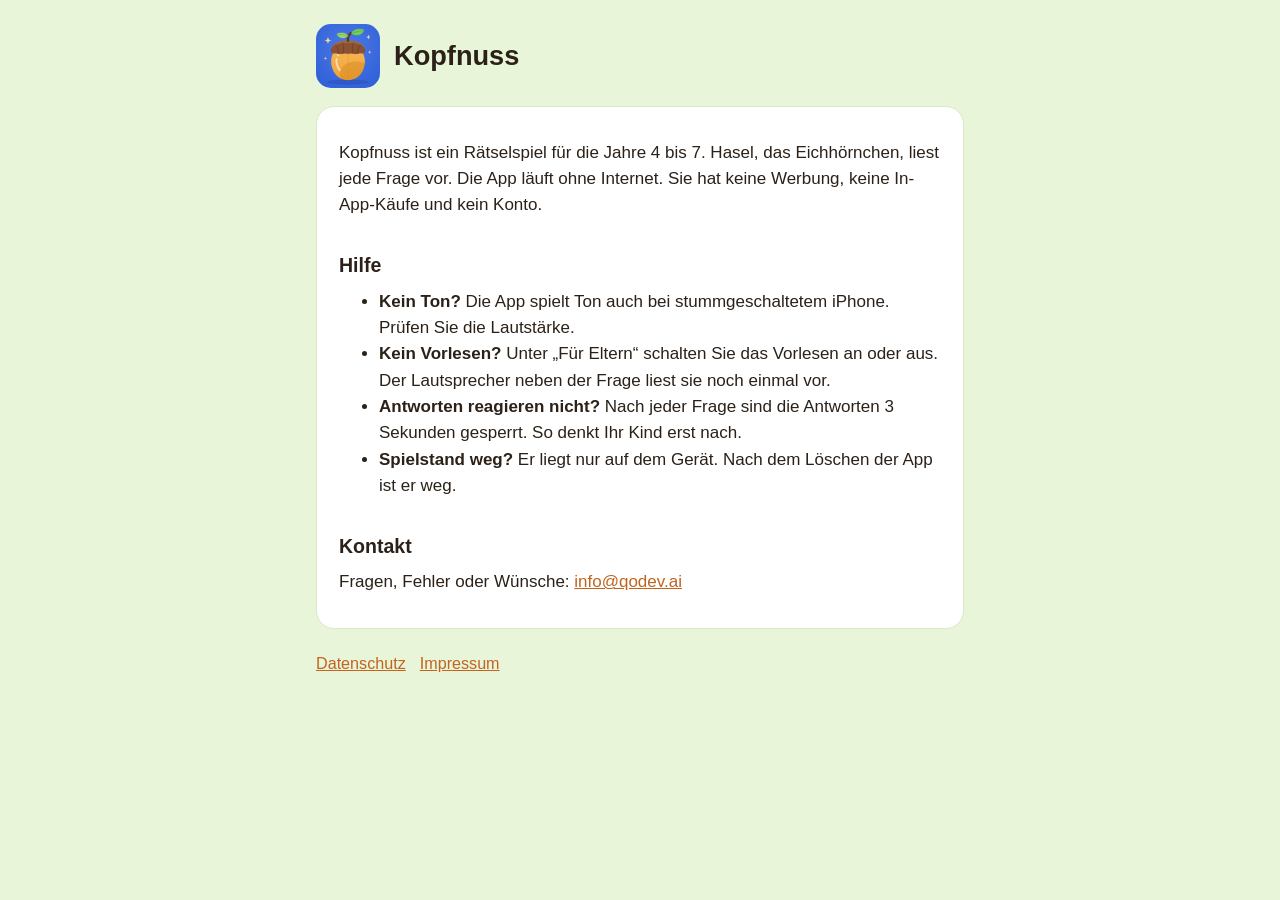
<file: index.html>
<!doctype html>
<html lang="de">
<head>
<meta charset="utf-8">
<meta name="viewport" content="width=device-width, initial-scale=1">
<title>Kopfnuss – Hilfe</title>
<link rel="icon" href="icon.png">
<link rel="stylesheet" href="style.css">
</head>
<body>
<main>
  <header><img src="icon.png" alt=""><h1>Kopfnuss</h1></header>
  <div class="card">
    <p>Kopfnuss ist ein Rätselspiel für die Jahre 4 bis 7. Hasel, das Eichhörnchen, liest jede Frage vor.
      Die App läuft ohne Internet. Sie hat keine Werbung, keine In-App-Käufe und kein Konto.</p>

    <h2>Hilfe</h2>
    <ul>
      <li><strong>Kein Ton?</strong> Die App spielt Ton auch bei stummgeschaltetem iPhone. Prüfen Sie die Lautstärke.</li>
      <li><strong>Kein Vorlesen?</strong> Unter „Für Eltern“ schalten Sie das Vorlesen an oder aus.
        Der Lautsprecher neben der Frage liest sie noch einmal vor.</li>
      <li><strong>Antworten reagieren nicht?</strong> Nach jeder Frage sind die Antworten 3 Sekunden gesperrt.
        So denkt Ihr Kind erst nach.</li>
      <li><strong>Spielstand weg?</strong> Er liegt nur auf dem Gerät. Nach dem Löschen der App ist er weg.</li>
    </ul>

    <h2>Kontakt</h2>
    <p>Fragen, Fehler oder Wünsche: <a href="mailto:info@qodev.ai">info@qodev.ai</a></p>
  </div>
  <nav><a href="datenschutz.html">Datenschutz</a><a href="impressum.html">Impressum</a></nav>
</main>
</body>
</html>
</file>
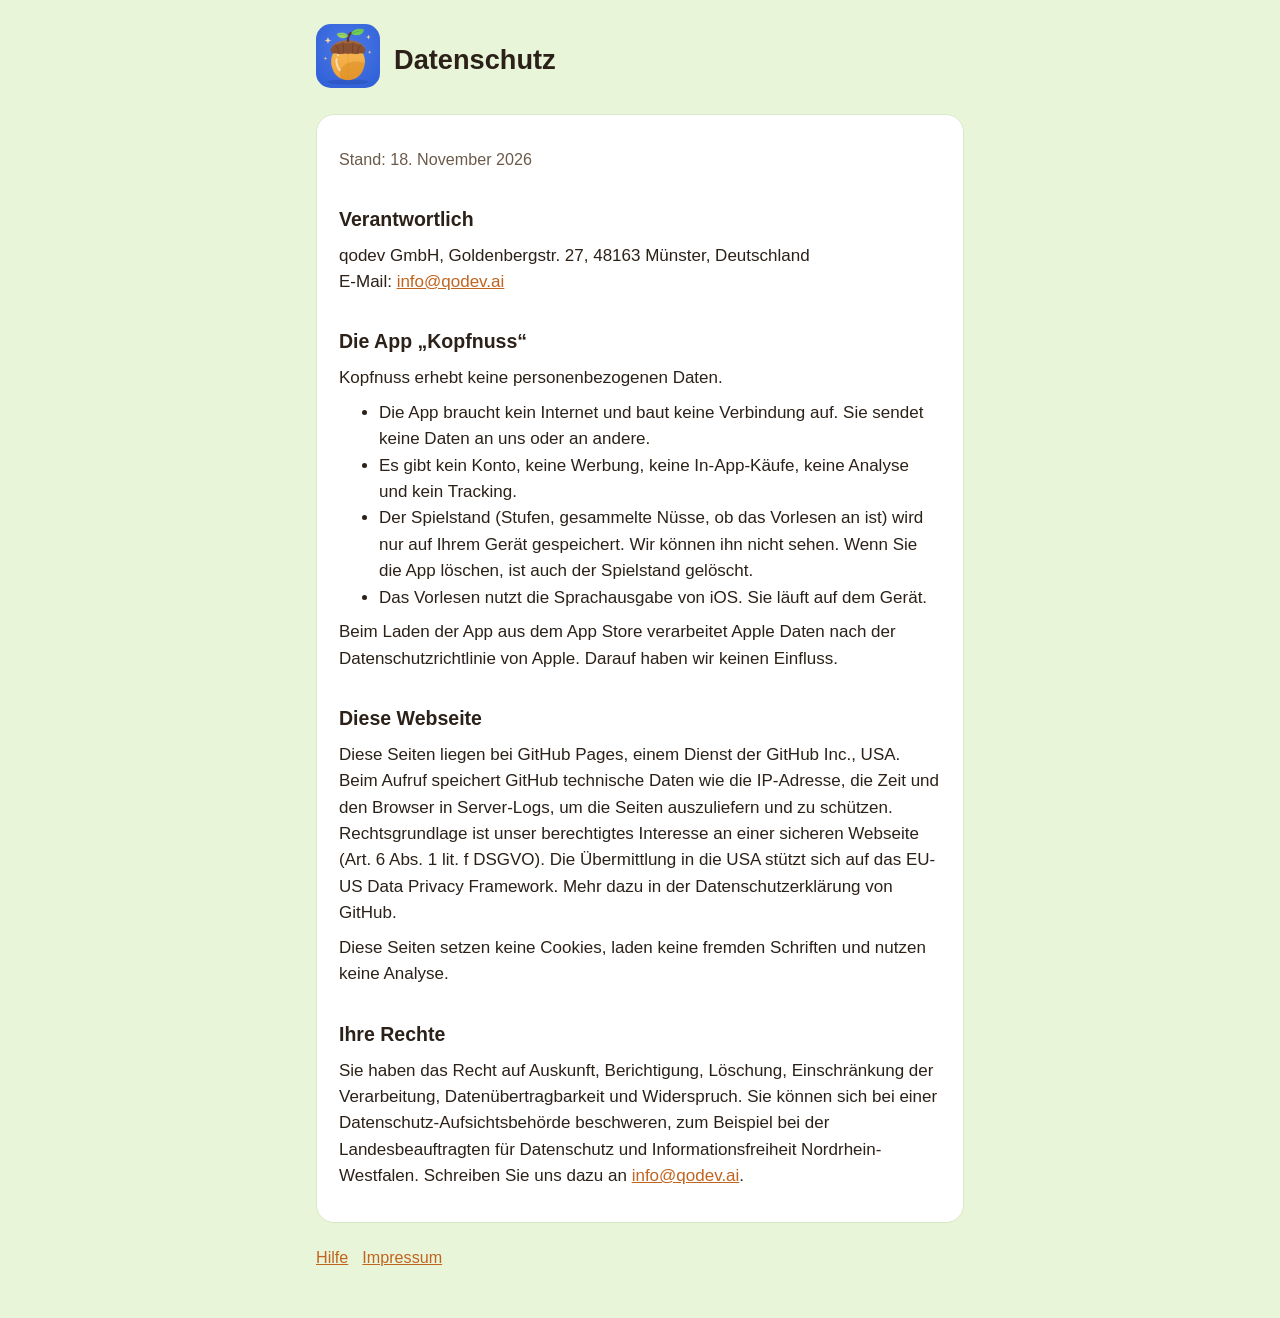
<file: datenschutz.html>
<!doctype html>
<html lang="de">
<head>
<meta charset="utf-8">
<meta name="viewport" content="width=device-width, initial-scale=1">
<title>Kopfnuss – Datenschutz</title>
<link rel="icon" href="icon.png">
<link rel="stylesheet" href="style.css">
</head>
<body>
<main>
  <header><a href="./"><img src="icon.png" alt="Kopfnuss"></a><h1>Datenschutz</h1></header>
  <div class="card">
    <p class="muted">Stand: 18. November 2026</p>

    <h2>Verantwortlich</h2>
    <p>qodev GmbH, Goldenbergstr. 27, 48163 Münster, Deutschland<br>
      E-Mail: <a href="mailto:info@qodev.ai">info@qodev.ai</a></p>

    <h2>Die App „Kopfnuss“</h2>
    <p>Kopfnuss erhebt keine personenbezogenen Daten.</p>
    <ul>
      <li>Die App braucht kein Internet und baut keine Verbindung auf. Sie sendet keine Daten an uns oder an andere.</li>
      <li>Es gibt kein Konto, keine Werbung, keine In-App-Käufe, keine Analyse und kein Tracking.</li>
      <li>Der Spielstand (Stufen, gesammelte Nüsse, ob das Vorlesen an ist) wird nur auf Ihrem Gerät gespeichert.
        Wir können ihn nicht sehen. Wenn Sie die App löschen, ist auch der Spielstand gelöscht.</li>
      <li>Das Vorlesen nutzt die Sprachausgabe von iOS. Sie läuft auf dem Gerät.</li>
    </ul>
    <p>Beim Laden der App aus dem App Store verarbeitet Apple Daten nach der Datenschutzrichtlinie von Apple.
      Darauf haben wir keinen Einfluss.</p>

    <h2>Diese Webseite</h2>
    <p>Diese Seiten liegen bei GitHub Pages, einem Dienst der GitHub Inc., USA. Beim Aufruf speichert GitHub
      technische Daten wie die IP-Adresse, die Zeit und den Browser in Server-Logs, um die Seiten auszuliefern und
      zu schützen. Rechtsgrundlage ist unser berechtigtes Interesse an einer sicheren Webseite
      (Art. 6 Abs. 1 lit. f DSGVO). Die Übermittlung in die USA stützt sich auf das EU-US Data Privacy Framework.
      Mehr dazu in der Datenschutzerklärung von GitHub.</p>
    <p>Diese Seiten setzen keine Cookies, laden keine fremden Schriften und nutzen keine Analyse.</p>

    <h2>Ihre Rechte</h2>
    <p>Sie haben das Recht auf Auskunft, Berichtigung, Löschung, Einschränkung der Verarbeitung,
      Datenübertragbarkeit und Widerspruch. Sie können sich bei einer Datenschutz-Aufsichtsbehörde beschweren,
      zum Beispiel bei der Landesbeauftragten für Datenschutz und Informationsfreiheit Nordrhein-Westfalen.
      Schreiben Sie uns dazu an <a href="mailto:info@qodev.ai">info@qodev.ai</a>.</p>
  </div>
  <nav><a href="./">Hilfe</a><a href="impressum.html">Impressum</a></nav>
</main>
</body>
</html>
</file>
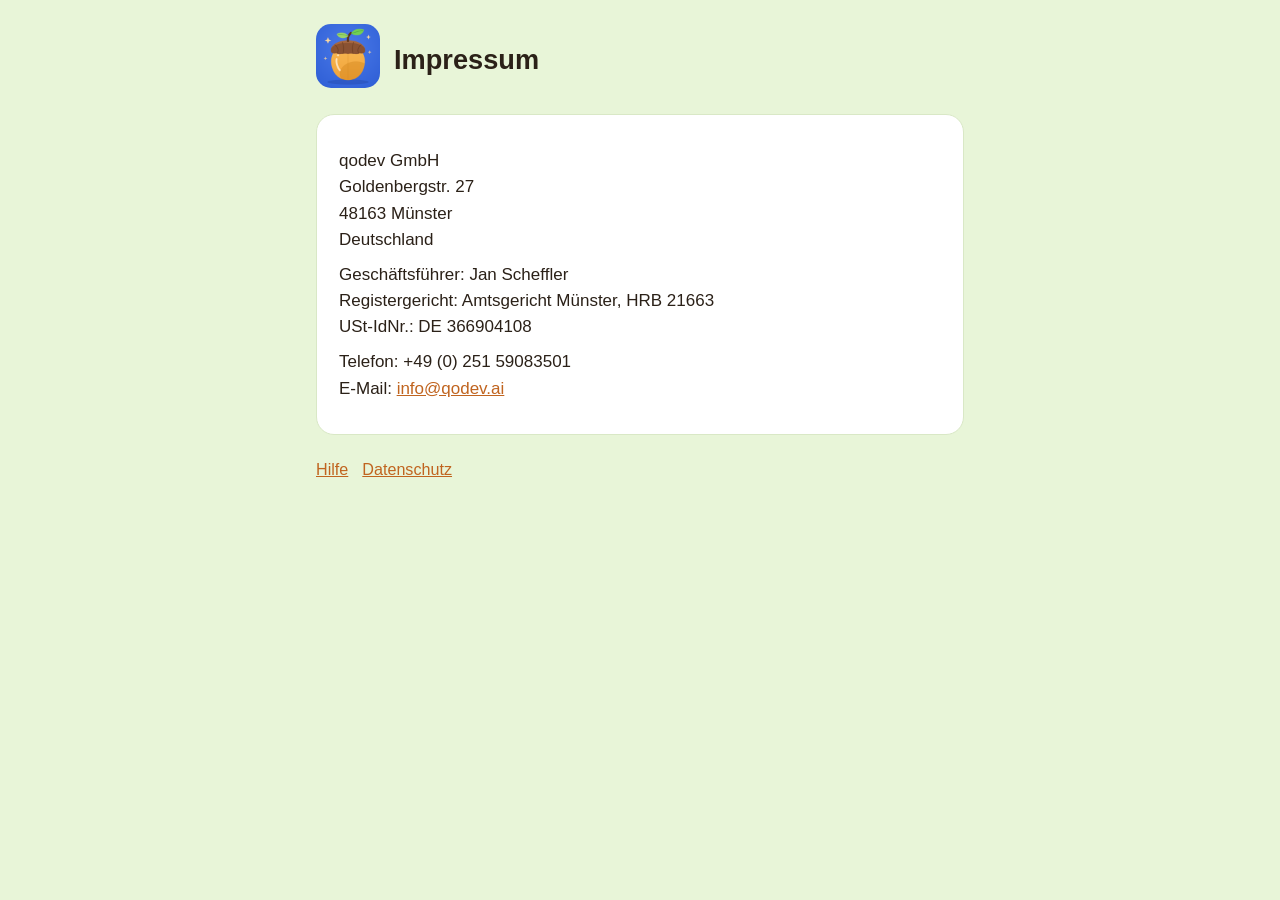
<file: impressum.html>
<!doctype html>
<html lang="de">
<head>
<meta charset="utf-8">
<meta name="viewport" content="width=device-width, initial-scale=1">
<title>Kopfnuss – Impressum</title>
<link rel="icon" href="icon.png">
<link rel="stylesheet" href="style.css">
</head>
<body>
<main>
  <header><a href="./"><img src="icon.png" alt="Kopfnuss"></a><h1>Impressum</h1></header>
  <div class="card">
    <p>qodev GmbH<br>Goldenbergstr. 27<br>48163 Münster<br>Deutschland</p>
    <p>Geschäftsführer: Jan Scheffler<br>
      Registergericht: Amtsgericht Münster, HRB 21663<br>
      USt-IdNr.: DE 366904108</p>
    <p>Telefon: +49 (0) 251 59083501<br>
      E-Mail: <a href="mailto:info@qodev.ai">info@qodev.ai</a></p>
  </div>
  <nav><a href="./">Hilfe</a><a href="datenschutz.html">Datenschutz</a></nav>
</main>
</body>
</html>
</file>
<file: style.css>
:root { --bg: #e8f5d8; --card: #fff; --text: #2b2118; --muted: #6b5a4a; --accent: #c0641f; --line: #d9e8c6; }
@media (prefers-color-scheme: dark) {
  :root { --bg: #1d2417; --card: #2a3322; --text: #f1ece4; --muted: #c2b6a6; --accent: #f0a060; --line: #3a4630; }
}
* { box-sizing: border-box; }
body { margin: 0; background: var(--bg); color: var(--text);
  font: 17px/1.55 -apple-system, BlinkMacSystemFont, "Segoe UI", Roboto, Helvetica, Arial, sans-serif; }
main { max-width: 680px; margin: 0 auto; padding: 24px 16px 48px; }
.card { background: var(--card); border-radius: 18px; padding: 24px 22px; border: 1px solid var(--line); }
header { display: flex; align-items: center; gap: 14px; margin-bottom: 18px; }
header img { width: 64px; height: 64px; border-radius: 15px; }
header a { color: inherit; text-decoration: none; }
h1 { font-size: 1.6em; margin: 0; }
h2 { font-size: 1.15em; margin: 1.6em 0 .4em; }
p, ul { margin: .5em 0; }
a { color: var(--accent); }
nav { margin-top: 22px; font-size: .95em; color: var(--muted); }
nav a { margin-right: 14px; }
.muted { color: var(--muted); font-size: .95em; }
</file>
